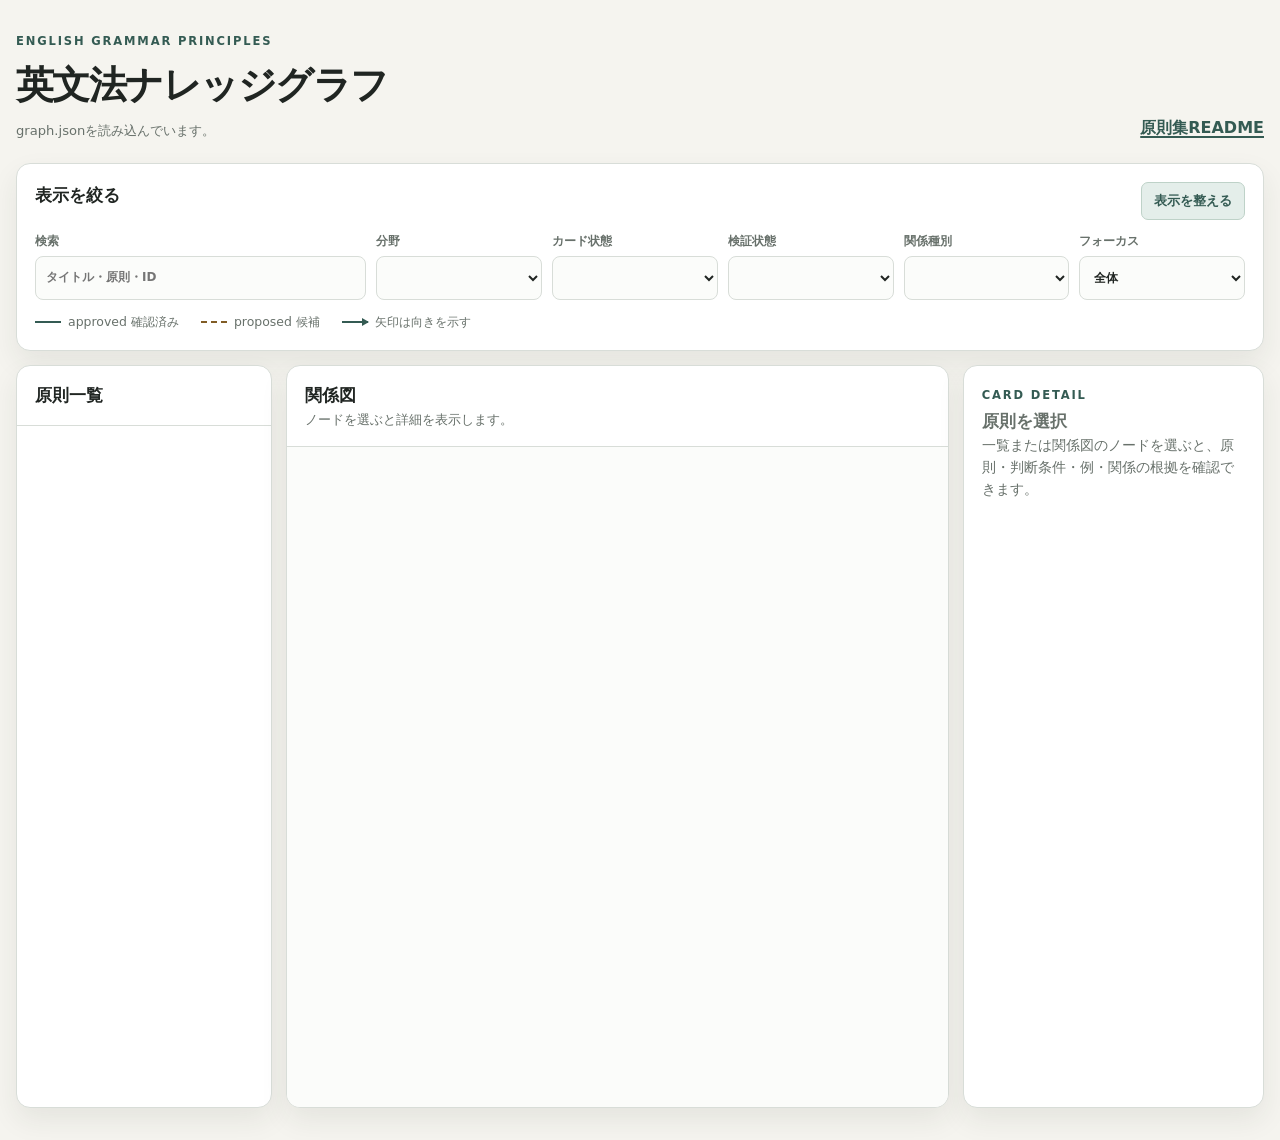
<file: index.html>
<!doctype html>
<html lang="ja">
  <head>
    <meta charset="utf-8">
    <meta name="viewport" content="width=device-width, initial-scale=1">
    <link rel="icon" href="data:,">
    <meta http-equiv="refresh" content="0; url=viewer/">
    <title>英文法ナレッジグラフ</title>
  </head>
  <body>
    <p><a href="viewer/">英文法ナレッジグラフを開く</a></p>
  </body>
</html>
</file>
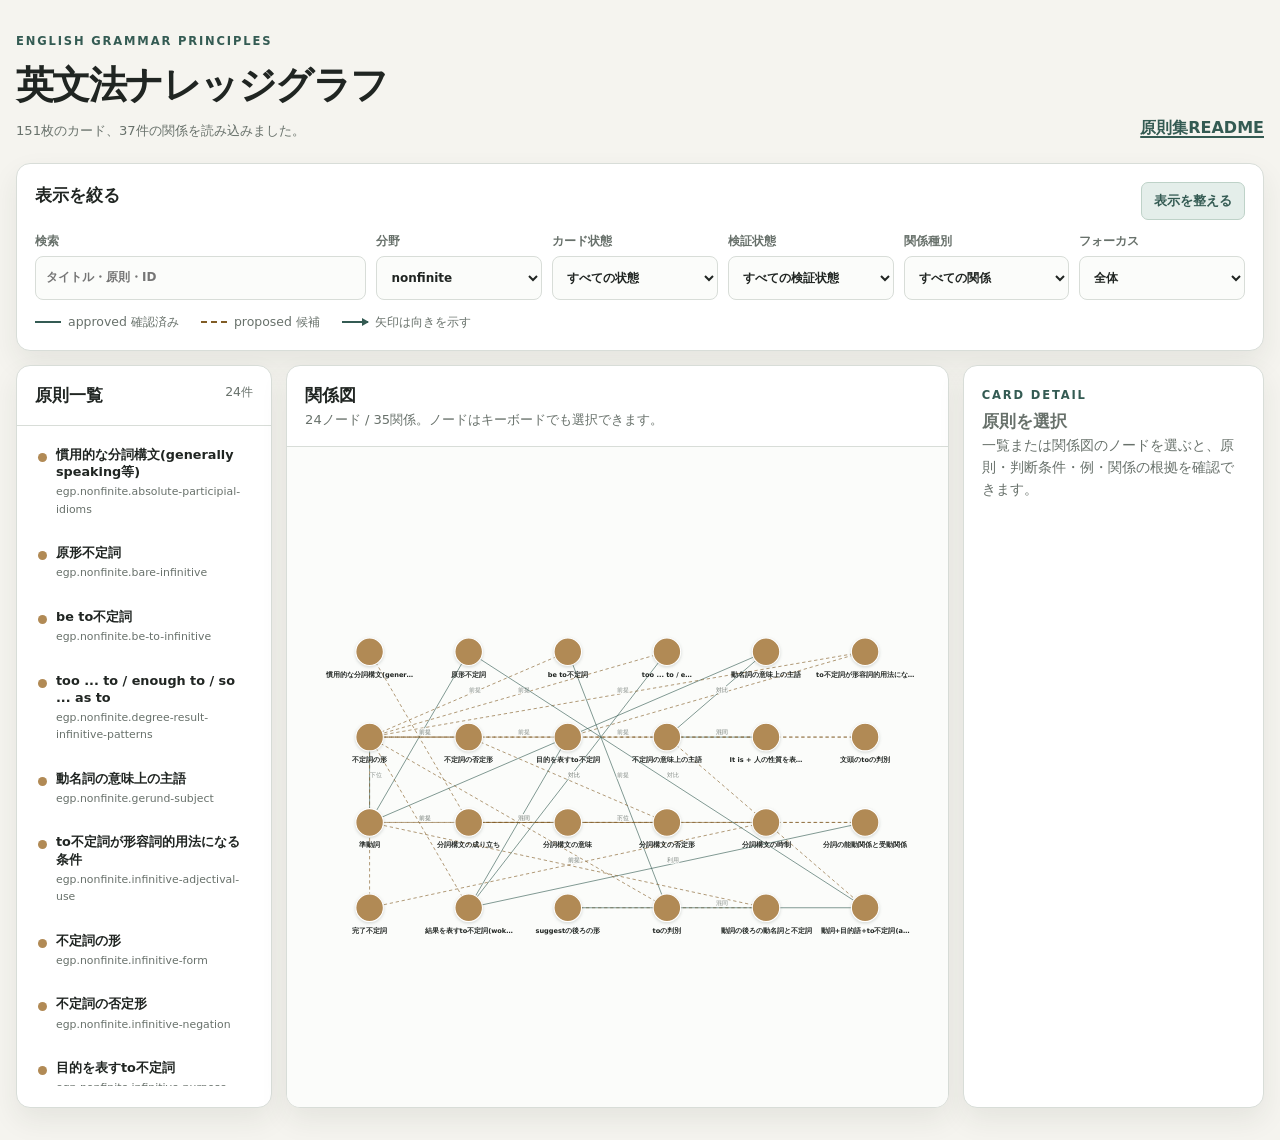
<file: viewer/index.html>
<!doctype html>
<html lang="ja">
  <head>
    <meta charset="utf-8">
    <meta name="viewport" content="width=device-width, initial-scale=1">
    <title>英文法ナレッジグラフ</title>
    <link rel="icon" href="data:,">
    <link rel="stylesheet" href="styles.css">
    <script src="app.js" defer></script>
  </head>
  <body>
    <header class="app-header">
      <div>
        <p class="eyebrow">ENGLISH GRAMMAR PRINCIPLES</p>
        <h1>英文法ナレッジグラフ</h1>
        <p id="loadStatus" class="load-status" role="status">graph.jsonを読み込んでいます。</p>
      </div>
      <a class="source-link" href="../README.md">原則集README</a>
    </header>

    <main>
      <section class="controls" aria-labelledby="controls-title">
        <div class="panel-heading compact-heading">
          <h2 id="controls-title">表示を絞る</h2>
          <button id="fitButton" class="secondary-button" type="button">表示を整える</button>
        </div>
        <div class="control-grid">
          <label>
            検索
            <input id="searchInput" type="search" placeholder="タイトル・原則・ID" autocomplete="off">
          </label>
          <label>
            分野
            <select id="domainFilter"></select>
          </label>
          <label>
            カード状態
            <select id="statusFilter"></select>
          </label>
          <label>
            検証状態
            <select id="verificationFilter"></select>
          </label>
          <label>
            関係種別
            <select id="typeFilter"></select>
          </label>
          <label>
            フォーカス
            <select id="focusFilter">
              <option value="0">全体</option>
              <option value="1">選択ノードから1段階</option>
              <option value="2">選択ノードから2段階</option>
            </select>
          </label>
        </div>
        <div class="legend" aria-label="表示凡例">
          <span><i class="legend-line approved-line"></i>approved 確認済み</span>
          <span><i class="legend-line proposed-line"></i>proposed 候補</span>
          <span><i class="legend-arrow"></i>矢印は向きを示す</span>
        </div>
      </section>

      <section class="workspace" aria-label="ナレッジグラフ">
        <aside class="panel list-panel" aria-labelledby="list-title">
          <div class="panel-heading">
            <h2 id="list-title">原則一覧</h2>
            <span id="visibleCount" class="count-label"></span>
          </div>
          <div id="nodeList" class="node-list" role="listbox" aria-label="原則カード"></div>
          <p id="listEmpty" class="empty-state" hidden>条件に一致するカードがありません。</p>
        </aside>

        <section class="panel graph-panel" aria-labelledby="graph-title">
          <div class="panel-heading">
            <div>
              <h2 id="graph-title">関係図</h2>
              <p id="graphHint" class="panel-note">ノードを選ぶと詳細を表示します。</p>
            </div>
          </div>
          <div id="graphRegion" class="graph-region">
            <svg id="graph" role="application" aria-label="英文法原則の関係図" viewBox="0 0 1200 720">
              <defs>
                <marker id="arrowhead" markerWidth="8" markerHeight="8" refX="7" refY="4" orient="auto" markerUnits="strokeWidth">
                  <path d="M0,0 L8,4 L0,8 Z" fill="currentColor"></path>
                </marker>
              </defs>
              <g id="viewport">
                <g id="edgeLayer"></g>
                <g id="nodeLayer"></g>
              </g>
            </svg>
            <p id="graphEmpty" class="graph-empty" hidden>表示できる関係がありません。</p>
          </div>
        </section>

        <aside class="panel detail-panel" aria-labelledby="detail-title">
          <div id="detailEmpty" class="detail-empty">
            <p class="eyebrow">CARD DETAIL</p>
            <h2 id="detail-title">原則を選択</h2>
            <p>一覧または関係図のノードを選ぶと、原則・判断条件・例・関係の根拠を確認できます。</p>
          </div>
          <article id="detail" hidden>
            <p id="detailDomain" class="eyebrow"></p>
            <h2 id="detailTitle"></h2>
            <p id="detailId" class="detail-id"></p>
            <div id="detailBadges" class="badges"></div>
            <p id="detailScope" class="detail-scope"></p>

            <section>
              <h3>原則</h3>
              <div id="detailPrinciple" class="rich-text"></div>
            </section>
            <section>
              <h3>判断条件</h3>
              <ul id="detailJudgment" class="detail-list"></ul>
            </section>
            <section>
              <h3>例</h3>
              <ul id="detailExamples" class="detail-list"></ul>
            </section>
            <section>
              <h3>関連と根拠</h3>
              <div id="detailRelations" class="relation-list"></div>
            </section>
            <a id="detailSource" class="source-link detail-source" href="#">カード本文を開く</a>
          </article>
        </aside>
      </section>
    </main>
  </body>
</html>
</file>
<file: viewer/styles.css>
:root {
  color-scheme: light;
  --ink: #202522;
  --muted: #68716b;
  --line: #d8ddd8;
  --paper: #f5f4ef;
  --panel: #ffffff;
  --accent: #345b53;
  --accent-soft: #e4eeea;
  --warning: #815c25;
  --warning-soft: #f6eddb;
  --shadow: 0 12px 28px rgb(36 48 42 / 8%);
  font-family: "Yu Gothic UI", "Meiryo", system-ui, sans-serif;
}

* {
  box-sizing: border-box;
}

body {
  margin: 0;
  min-width: 320px;
  color: var(--ink);
  background: var(--paper);
  line-height: 1.6;
}

button,
input,
select {
  font: inherit;
}

button,
select,
input {
  min-height: 44px;
}

button,
select {
  cursor: pointer;
}

.app-header,
main {
  width: min(1680px, calc(100% - 32px));
  margin-inline: auto;
}

.app-header {
  display: flex;
  align-items: end;
  justify-content: space-between;
  gap: 24px;
  padding: 32px 0 22px;
}

.eyebrow {
  margin: 0 0 4px;
  color: var(--accent);
  font-size: 0.72rem;
  font-weight: 700;
  letter-spacing: 0.16em;
}

h1,
h2,
h3,
p {
  margin-top: 0;
}

h1 {
  margin-bottom: 4px;
  font-size: clamp(1.7rem, 3vw, 2.6rem);
  letter-spacing: -0.04em;
}

h2 {
  margin-bottom: 0;
  font-size: 1.05rem;
}

h3 {
  margin-bottom: 8px;
  font-size: 0.86rem;
  color: var(--accent);
}

.load-status,
.panel-note {
  margin: 0;
  color: var(--muted);
  font-size: 0.82rem;
}

.source-link {
  color: var(--accent);
  font-weight: 700;
  text-decoration-thickness: 2px;
  text-underline-offset: 3px;
}

.controls,
.panel {
  background: var(--panel);
  border: 1px solid var(--line);
  border-radius: 14px;
  box-shadow: var(--shadow);
}

.controls {
  padding: 18px;
}

.panel-heading {
  display: flex;
  align-items: start;
  justify-content: space-between;
  gap: 12px;
  padding: 16px 18px;
  border-bottom: 1px solid var(--line);
}

.compact-heading {
  padding: 0 0 12px;
  border-bottom: 0;
}

.control-grid {
  display: grid;
  grid-template-columns: 2fr repeat(5, minmax(130px, 1fr));
  gap: 10px;
}

.control-grid label {
  display: grid;
  gap: 5px;
  color: var(--muted);
  font-size: 0.75rem;
  font-weight: 700;
}

.control-grid input,
.control-grid select {
  width: 100%;
  padding: 0 10px;
  color: var(--ink);
  background: #fbfcfa;
  border: 1px solid var(--line);
  border-radius: 8px;
}

.secondary-button {
  min-height: 38px;
  padding: 0 12px;
  color: var(--accent);
  background: var(--accent-soft);
  border: 1px solid #bed2c8;
  border-radius: 7px;
  font-size: 0.8rem;
  font-weight: 700;
}

.legend {
  display: flex;
  flex-wrap: wrap;
  gap: 14px 22px;
  margin-top: 12px;
  color: var(--muted);
  font-size: 0.78rem;
}

.legend span {
  display: inline-flex;
  align-items: center;
  gap: 7px;
}

.legend-line,
.legend-arrow {
  display: inline-block;
  width: 26px;
  height: 0;
  border-top: 2px solid var(--accent);
}

.proposed-line {
  border-top-style: dashed;
  border-top-color: var(--warning);
}

.legend-arrow {
  position: relative;
}

.legend-arrow::after {
  position: absolute;
  right: -1px;
  top: -5px;
  content: "";
  border-top: 4px solid transparent;
  border-bottom: 4px solid transparent;
  border-left: 7px solid var(--accent);
}

.workspace {
  display: grid;
  grid-template-columns: minmax(190px, 0.85fr) minmax(420px, 2.2fr) minmax(280px, 1fr);
  gap: 14px;
  margin: 14px 0 32px;
  min-width: 0;
}

.panel {
  min-width: 0;
  overflow: hidden;
}

.list-panel,
.detail-panel {
  min-height: 720px;
}

.count-label {
  color: var(--muted);
  font-size: 0.78rem;
}

.node-list {
  display: grid;
  gap: 6px;
  max-height: 660px;
  padding: 10px;
  overflow: auto;
}

.node-button {
  display: grid;
  grid-template-columns: 9px 1fr;
  gap: 9px;
  width: 100%;
  padding: 9px 10px;
  color: var(--ink);
  text-align: left;
  background: transparent;
  border: 1px solid transparent;
  border-radius: 8px;
}

.node-button:hover,
.node-button:focus-visible,
.node-button[aria-selected="true"] {
  background: var(--accent-soft);
  border-color: #bed2c8;
  outline: none;
}

.node-dot {
  width: 9px;
  height: 9px;
  margin-top: 7px;
  border-radius: 50%;
}

.node-button strong {
  display: block;
  font-size: 0.8rem;
  line-height: 1.35;
}

.node-button small {
  display: block;
  margin-top: 3px;
  color: var(--muted);
  font-size: 0.68rem;
  overflow-wrap: anywhere;
}

.empty-state,
.detail-empty {
  padding: 20px 18px;
  color: var(--muted);
  font-size: 0.85rem;
}

.graph-region {
  position: relative;
  min-height: 660px;
  background: #fbfcfa;
}

#graph {
  display: block;
  width: 100%;
  height: 660px;
  touch-action: none;
  user-select: none;
}

.graph-empty {
  position: absolute;
  inset: 45% 20px auto;
  margin: 0;
  color: var(--muted);
  text-align: center;
}

.edge {
  color: var(--accent);
  opacity: 0.8;
}

.edge.proposed {
  color: var(--warning);
}

.edge line {
  fill: none;
  stroke: currentColor;
  stroke-width: 1.4;
}

.edge.proposed line {
  stroke-dasharray: 6 5;
}

.edge-label {
  fill: var(--muted);
  font-size: 10px;
  paint-order: stroke;
  stroke: #fbfcfa;
  stroke-width: 4px;
  stroke-linejoin: round;
}

.node circle {
  stroke: #ffffff;
  stroke-width: 2;
  filter: drop-shadow(0 2px 3px rgb(36 48 42 / 18%));
}

.node text {
  fill: var(--ink);
  font-size: 12px;
  font-weight: 700;
  pointer-events: none;
  text-anchor: middle;
}

.node:focus-visible circle,
.node[data-selected="true"] circle {
  stroke: var(--ink);
  stroke-width: 4;
}

.node[data-selected="true"] text {
  font-size: 13px;
}

.detail-panel {
  padding-bottom: 18px;
}

.detail-panel article {
  padding: 20px 18px;
}

.detail-panel article h2 {
  margin-bottom: 3px;
  font-size: 1.25rem;
  line-height: 1.35;
}

.detail-id {
  margin-bottom: 10px;
  color: var(--muted);
  font-family: ui-monospace, SFMono-Regular, Consolas, monospace;
  font-size: 0.7rem;
  overflow-wrap: anywhere;
}

.badges {
  display: flex;
  flex-wrap: wrap;
  gap: 5px;
  margin-bottom: 10px;
}

.badge {
  display: inline-flex;
  align-items: center;
  min-height: 26px;
  padding: 0 8px;
  border-radius: 999px;
  color: var(--accent);
  background: var(--accent-soft);
  font-size: 0.7rem;
  font-weight: 700;
}

.badge.proposed {
  color: var(--warning);
  background: var(--warning-soft);
}

.detail-scope {
  padding: 9px 10px;
  color: var(--muted);
  background: #f4f6f3;
  border-left: 3px solid var(--accent);
  font-size: 0.78rem;
}

.detail-panel section {
  margin-top: 20px;
}

.rich-text,
.detail-list,
.relation-list {
  margin: 0;
  font-size: 0.82rem;
}

.rich-text p {
  margin: 0 0 8px;
}

.rich-text code,
.relation-reason code {
  padding: 1px 4px;
  background: #eef1ee;
  border-radius: 4px;
  font-family: ui-monospace, SFMono-Regular, Consolas, monospace;
  font-size: 0.9em;
}

.detail-list {
  padding-left: 18px;
}

.detail-list li + li {
  margin-top: 6px;
}

.muted-item {
  color: var(--muted);
  list-style: none;
  margin-left: -18px;
}

.relation-list {
  display: grid;
  gap: 8px;
}

.relation-card {
  padding: 9px 10px;
  border: 1px solid var(--line);
  border-radius: 8px;
}

.relation-card.proposed {
  border-style: dashed;
  border-color: #d9c59d;
}

.relation-meta {
  display: flex;
  flex-wrap: wrap;
  gap: 5px 8px;
  color: var(--muted);
  font-size: 0.7rem;
}

.relation-meta strong {
  color: var(--accent);
}

.relation-other {
  display: inline-block;
  margin: 4px 0;
  color: var(--ink);
  font-weight: 700;
  text-decoration-thickness: 1px;
  text-underline-offset: 2px;
}

.relation-reason {
  margin: 2px 0 0;
  color: var(--muted);
  font-size: 0.76rem;
}

.detail-source {
  display: inline-block;
  margin-top: 20px;
  font-size: 0.82rem;
}

:focus-visible {
  outline: 3px solid #b47722;
  outline-offset: 2px;
}

@media (max-width: 1240px) {
  .control-grid {
    grid-template-columns: repeat(3, minmax(150px, 1fr));
  }

  .control-grid label:first-child {
    grid-column: span 3;
  }

  .workspace {
    grid-template-columns: minmax(180px, 0.8fr) minmax(420px, 2fr);
  }

  .detail-panel {
    grid-column: 1 / -1;
    min-height: 0;
  }
}

@media (max-width: 760px) {
  .app-header,
  main {
    width: min(100% - 20px, 680px);
  }

  .app-header {
    align-items: start;
    flex-direction: column;
    gap: 10px;
    padding-top: 22px;
  }

  .control-grid {
    grid-template-columns: 1fr 1fr;
  }

  .control-grid label:first-child {
    grid-column: span 2;
  }

  .workspace {
    grid-template-columns: 1fr;
  }

  .list-panel,
  .detail-panel {
    min-height: 0;
  }

  .node-list {
    max-height: 360px;
  }

  .detail-panel {
    grid-column: auto;
  }
}

@media (max-width: 420px) {
  .app-header,
  main {
    width: calc(100% - 16px);
  }

  .controls,
  .panel {
    border-radius: 10px;
  }

  .control-grid {
    grid-template-columns: 1fr;
  }

  .control-grid label:first-child {
    grid-column: auto;
  }

  .legend {
    display: grid;
    gap: 7px;
  }

  .graph-region,
  #graph {
    min-height: 540px;
    height: 540px;
  }
}
</file>
